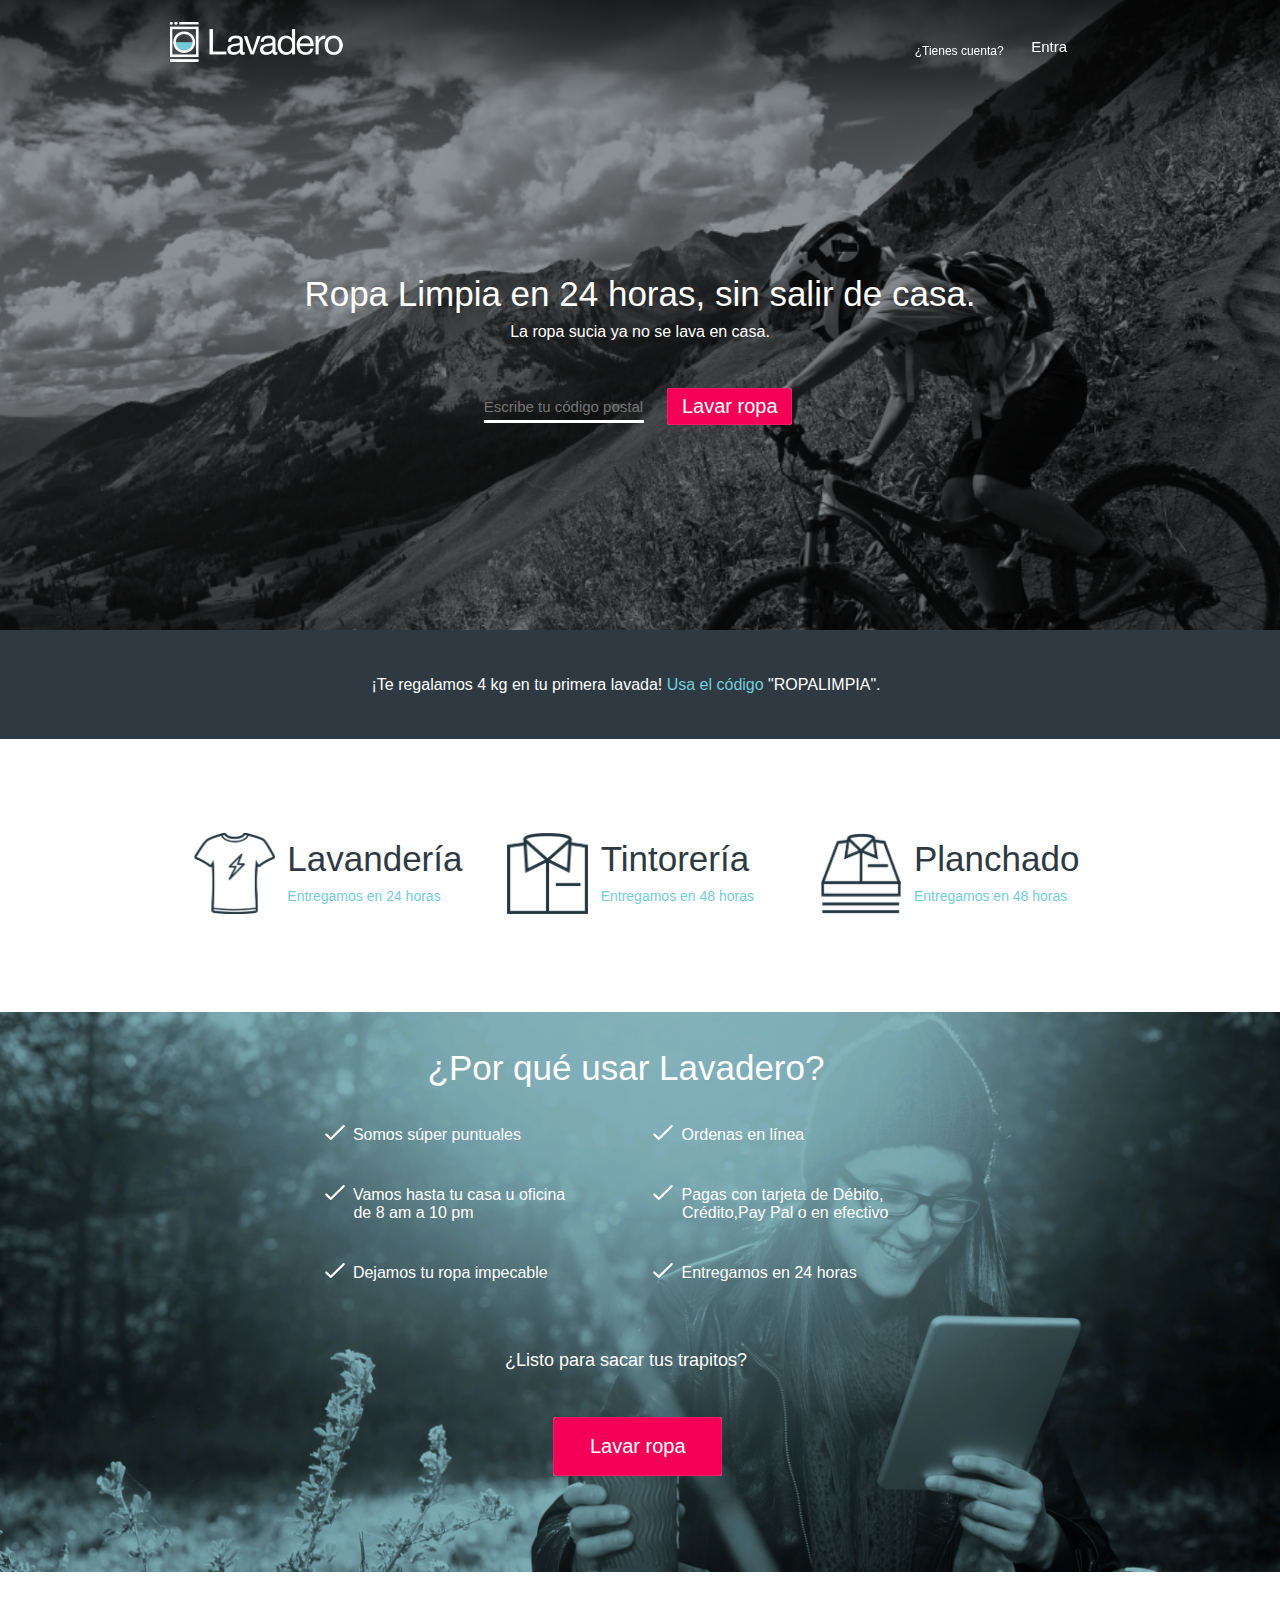
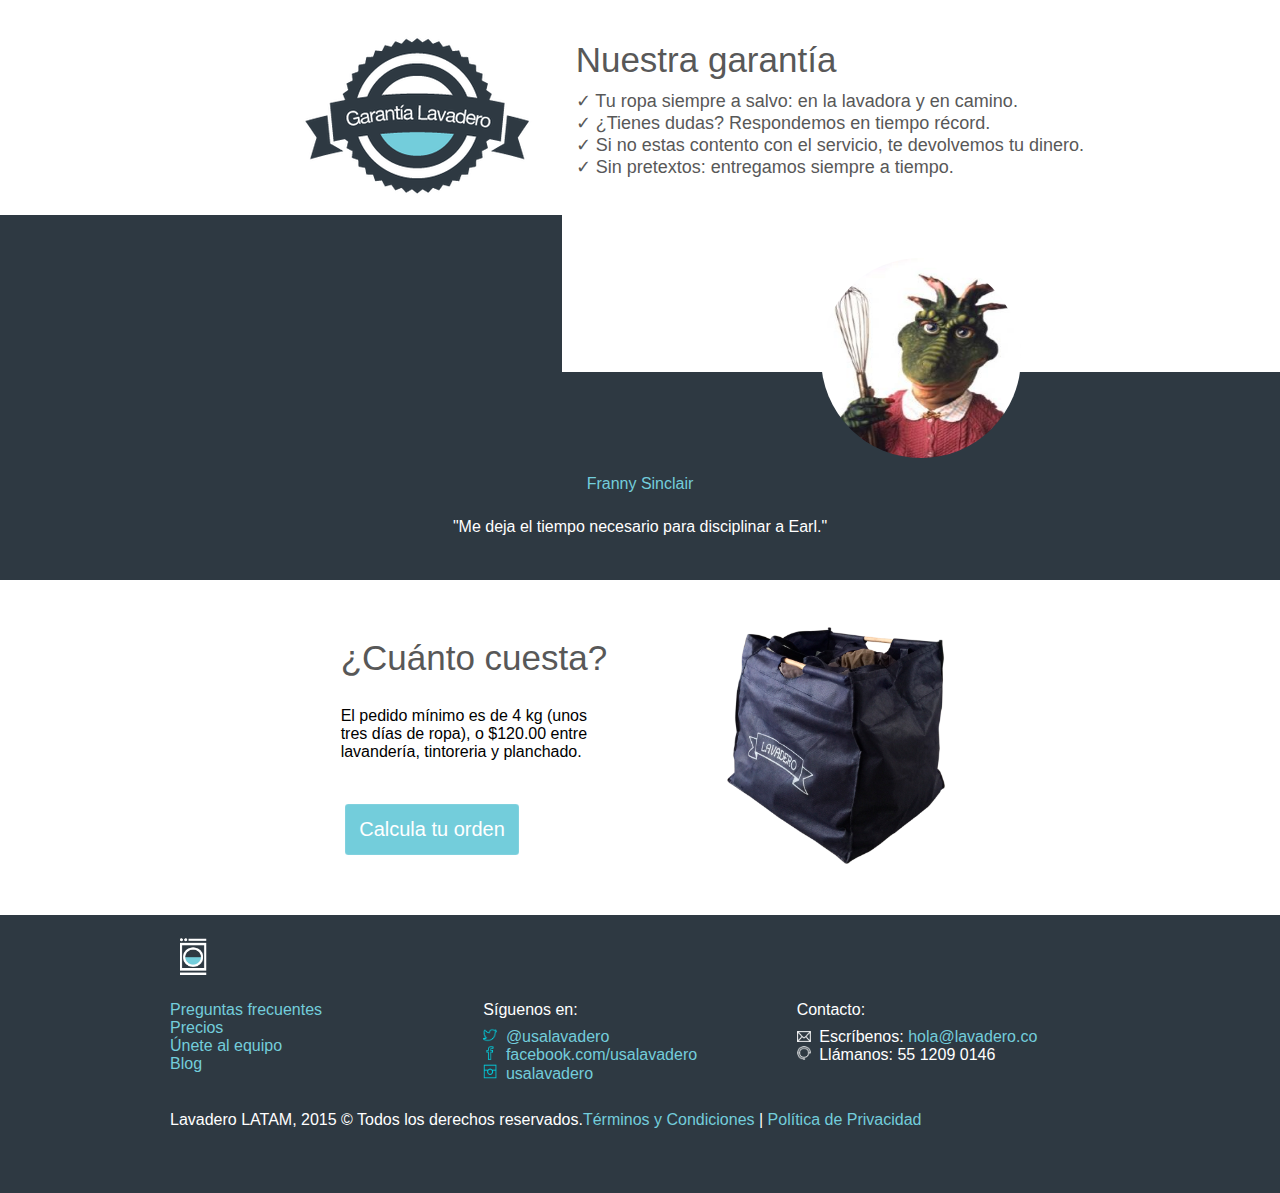
<file: portafolio/Lavadero/index.html>
<!DOCTYPE html>
<html>
<!--
   ___      __              __                          __                                     __     
   /  /     /\ \            /\ \                        /\ \__                __               /\ `\   
  /  /      \ \ \        __ \ \ \____   ___   _ __   __ \ \ ,_\   ___   _ __ /\_\     __       \ `\ `\ 
/<  <        \ \ \  __ /'__`\\ \ '__`\ / __`\/\`'__/'__`\\ \ \/  / __`\/\`'__\/\ \  /'__`\      `\ >  >
\ `\ `\       \ \ \L\ /\ \L\.\\ \ \L\ /\ \L\ \ \ \/\ \L\.\\ \ \_/\ \L\ \ \ \/ \ \ \/\ \L\.\_      /  / 
 `\ `\_|       \ \____\ \__/.\_\ \_,__\ \____/\ \_\ \__/.\_\ \__\ \____/\ \_\  \ \_\ \__/.\_\    /\_/  
   `\//         \/___/ \/__/\/_/\/___/ \/___/  \/_/\/__/\/_/\/__/\/___/  \/_/   \/_/\/__/\/_/    \//   
                                                                                                       
                                                                                                       
                                                                    ____                               
                                           /'\_/`\      /'\_/`\    /\  _`\                             
                                          /\      \    /\      \   \ \ \/\_\                           
                                          \ \ \__\ \   \ \ \__\ \   \ \ \/_/_                          
                                           \ \ \_/\ \   \ \ \_/\ \   \ \ \L\ \                         
                                            \ \_\\ \_\   \ \_\\ \_\   \ \____/                         
                                             \/_/ \/_/    \/_/ \/_/    \/___/                          
                                                                                   
-->
<head>
	<meta charset="utf-8">
	<!--Incluimos los metadatos que conocemos, aquellos que permiten a los motores de búsqueda de los navegadores darnos la página como los primeros resultados; fueron copiados directamente del original.-->
	<meta name="description" content="Lavadero te ofrece servicio de recolección y entrega a domicilio de lavandería y tintorería en DF, Ciudad de Mexico. Haz una orden y con un par de clicks desaparece tu ropa sucia.">
	<meta name="keywords" content="lavandería, tintorería, planchado, servicio a domicilio, DF, ciudad de mexico,">
	<meta property="og:site_name" content="Lavadero.mx - Servicio de lavandería y tintorería a domicilio en Ciudad de Mexico">
	<meta property="og:description" content="Lavadero te ofrece servicio de recolección y entrega a domicilio de lavandería y tintorería en DF, Ciudad de Mexico. Haz una orden y con un par de clicks desaparece tu ropa sucia.">
	<title>Lavadero.mx</title>
	<link rel="stylesheet" type="text/css" href="css/grid-system.css">
	<link rel="stylesheet" type="text/css" href="css/style.css">
	<link rel="icon" type="image/ico" href="favicon.ico">
</head>
<body>
	<header ><!--Barra transparente con logotipo y botón de Ordenar-->
		<div class="backgroundheader">
			<div class="container">
				<div class="row">
					<div class="col-6">
						<a href="#"><img class="logotype" src="img/logo.png"></a>
					</div>
					<div class="col-5">
						<p class="display">¿Tienes cuenta?</p>
					</div>
					<div class="col-1">
						<button class="orderbutton"><a href="#">Entra</a></button> <!--Botón "Ordena" Originalmente era un elemento de lista, pero lo estamos colocando como botón-->
					</div>
				</div>
			</div>	
		</div>
	</header>
	<section class="first"><!--Para facilitar la modificación de css; cada sección está marcada por un background diferente y se hace alusión a ello en el inicio y término de cada sección del css.-->
			<div class="container">	
					<div class="col-12">
						<h3>Ropa Limpia en 24 horas, sin salir de casa.</h3><!--Zona del primer texto e imagen del primer background-->
							<p>La ropa sucia ya no se lava en casa.</p>
					</div>
				<div class="row">
					<form class="col-7 form">
				           <input type='text' placeholder='Escribe tu código postal' required><!--Formulario; se le puede modificar el estilo con la clase form del css.-->
				 	</form>
					<div class="col-5 marginbutton">
						<button class="washbutton"><a href="#">Lavar ropa</a></button>
					</div>
				</div>
			</div>			
	</section>
	<section class="rownavy"><!--Corresponde al renglón azul oscuro justo debajo del primer background con fotografía-->
		<div class="container">
			<div class="row">
				<div class="col-12">
					<p class="mtb-5">¡Te regalamos 4 kg en tu primera lavada! <a class="font-blue" href="#">Usa el código</a> "ROPALIMPIA".</p>
				</div>
			</div>
		</div>
	</section>
	<section class="services"><!--En esta sección se localizan los servicios que ofrece lavadero; cada una de las animaciones intentó recrear un tipo de servicio; la zona de lavado gira como lavadora, la zona de tintorería es un lavado delicado y el planchado simula el movimiento de la plancha-->
		<div class="container">
			<div class="row mtb-10">
				<div class="col-1">
					<img class="stylegraf wash" src="img/graf1.png">
				</div>
				<div class="col-3">
					<div class="stylep">
						<p class="service">Lavandería</p>
						<p class="time">Entregamos en 24 horas</p>
					</div>
				</div>
				<div class="col-1">
					<img class="stylegraf drycleaner" src="img/graf2.png">
				</div>
				<div class="col-3">
					<div class="stylep">
						<p class="service">Tintorería</p>
						<p class="time">Entregamos en 48 horas</p>
					</div>
				</div>
				<div class="col-1">
					<img class="stylegraf iron" src="img/graf3.png">
				</div>
				<div class="col-3">
					<div class="stylep">
						<p class="service">Planchado</p>
						<p class="time">Entregamos en 48 horas</p>
					</div>
				</div>
			</div>
		</div>
	</section>
	<section class="second"><!--Segunda sección con background de fotografía-->
		<div class="container"><!--¿Por qué usar lavadero?-->	
			<div>
				<div class="row">
					<div class="col-12">
						<h3 class="zoomIt">¿Por qué usar Lavadero?</h3>
					</div>
				</div>
				<br>
				<div class="row">
					<div class="col-6">
						<ul class="m1">	
							<li class="zoomIt"><img src="img/paloma.png"><p>Somos súper puntuales</p></li>
							<li class="zoomIt"><img src="img/paloma.png"><p>Vamos hasta tu casa u oficina</p><br><p>de 8 am a 10 pm</p>
							</li>
							<li class="zoomIt"><img src="img/paloma.png"><p>Dejamos tu ropa impecable</p></li>
						</ul>
					</div>
					<div class="col-6">
						<ul class="m2">	
							<li class="zoomIt"><img src="img/paloma.png"><p>Ordenas en línea</p></li>
							<li class="zoomIt"><img src="img/paloma.png"><p>Pagas con tarjeta de Débito,</p><br><p>Crédito,Pay Pal o en efectivo</p></li>
							<li class="zoomIt"><img src="img/paloma.png"><p>Entregamos en 24 horas</p></li>
						</ul>
					</div>
				</div>
			</div>
			<div>	
				<div class="row"><!--Trapitos-->
					<div class="col-12">
						<h2 class="text-white zoomIt">¿Listo para sacar tus trapitos?</h2>
					</div>
				</div>	
				<div class="col-12 aling">	
					<button class="washbutton"><a class="font-size-20 text-white" href="#">Lavar ropa</a></button> 
				</div>				
	</section>		
	<section class="garanty"><!--Es la sección que tiene el sello de garantía en la página-->
		<div class="container">
			<div class="row mtb-5">
				<div class="col-5">
					<img class="ml-30 zoomIt" src="img/ga.png">
				</div>

				<div class="col-7">
					<h3 clas="zoomIt">Nuestra garantía</h3><!--Garantía-->
					<ul class="lchecked">
						<li>✓ Tu ropa siempre a salvo: en la lavadora y en camino.</li>
						<li>✓ ¿Tienes dudas? Respondemos en tiempo récord.</li>
						<li>✓ Si no estas contento con el servicio, te devolvemos tu dinero.</li>
						<li>✓ Sin pretextos: entregamos siempre a tiempo. </li>
					</ul>
				</div>
			</div>
		</div>
	</section>
	<section class="banner1"> <!--Banner automático con recomendaciones de los usuarios; consta de dos carruceles cincronizados en un mismo elemento con las mismas animaciones y clases-->
            <div class="slider1">
                <div class="slider-box">
                    <div class="slider-element">
                        <article class="element-one">
                            <img class="testimony" src="img/franny.jpg">
                        </article>
                    </div>
                    <div class="slider-element">
                        <article class="element-two">   
                            <img class="testimony" src="img/tony.jpg">        
                        </article>
                    </div>
                    <div class="slider-element">
                        <article class="element-trhee">
                            <img class="testimony" src="img/hannibal.jpg">
                        </article>                            
                    </div>
                </div>
            </div>
                <div class="slider2">    
                    <div class="slider-box">
                        <div class="slider-element">
                            <article class="element-one">
                                <p class="user">Franny Sinclair</p>
                                <p class="us">"Me deja el tiempo necesario para disciplinar a Earl."</p>
                            </article>
                        </div>
                        <div class="slider-element">
                            <article class="element-two">
                                <p class="user">Tony Stark Iron Man</p>
                                <p class="us">"El lugar perfecto para llevar mi armadura; queda reluciente y sin temor a que pierdan piezas."</p>
                            </article>
                        </div>
                        <div class="slider-element">
                            <article class="element-trhee">
                                <p class="user">Hannibal Lecter</p>
                                <p class="us">"Son capaces de borrar hasta las manchas más delatoras."</p>
                            </article>                            
                        </div>
                    </div>
                </div>              
    </section>      
	<section><!--Calcula tu orden.-->	
		<div class="container">
			<div class="row mtb-5">
				<div class="col-2"></div>
				<div class="col-4">
					<h3 class="zoomIt">¿Cuánto cuesta?</h3>
					<p class="mtb-10">El pedido mínimo es de 4 kg
					(unos<br> tres días de ropa), o
					$120.00 entre <br> lavandería, tintoreria y planchado.</p>
					<button class="washbutton2 washbutton blue">Calcula tu orden</button>
				</div>
				<div class="col-5">
					<img class="lastone ml-20 zoomIt" src="img/bolsa.png">
				</div>
			</div>
		</div>		
	</section>	
	<footer>
		<div class="container">
			<div class="row">
				<div class="col-12">
					<img src="img/testimonioblanco.png">
				</div>
			</div>
			<div class="row">
				<div class="col-4">
					<a class="block" href="#">Preguntas frecuentes</a>
					<a class="block" href="#">Precios</a>
					<a class="block" href="#">Únete al equipo</a>
					<a class="block" href="#">Blog</a>
				</div>
				<div class="col-4">
					<p>Síguenos en: 
					<div class="pad">	
						<li><img class="icons" src="img/Twitter.png"><p><a href="#">@usalavadero</a></li></p>
						<li><img class="icons" src="img/facebook.png"><p><a href="#">facebook.com/usalavadero</a></li></p>
						<li><img class="icons" src="img/instagram.png"><p><a href="#">usalavadero</a></li></p>
					</div>	
					</p>
				</div>
				<div class="col-4">
					<p>
						Contacto:
					<div class="pad">	
						<li><img class="icons" src="img/mail.png"><p>Escríbenos: </p><a href="#">hola@lavadero.co</a></li>
						<li class"mn" ><img class="icons" src="img/tel.png"><a href="#"><p>Llámanos: 55 1209 0146</p></a></li>
					</div>
				</div>
			</div>
			<div class="row">
				<div class="col-12 pad">
					<p class="copy">Lavadero LATAM, 2015 &#169 Todos los derechos reservados.<a class="copy font-blue" href="#">Términos y Condiciones</a> | <a class="copy font-blue" href="#">Política de Privacidad</a></p>
				</div>
			</div>
		</div>
	</footer>
</body>
</html>
</file>
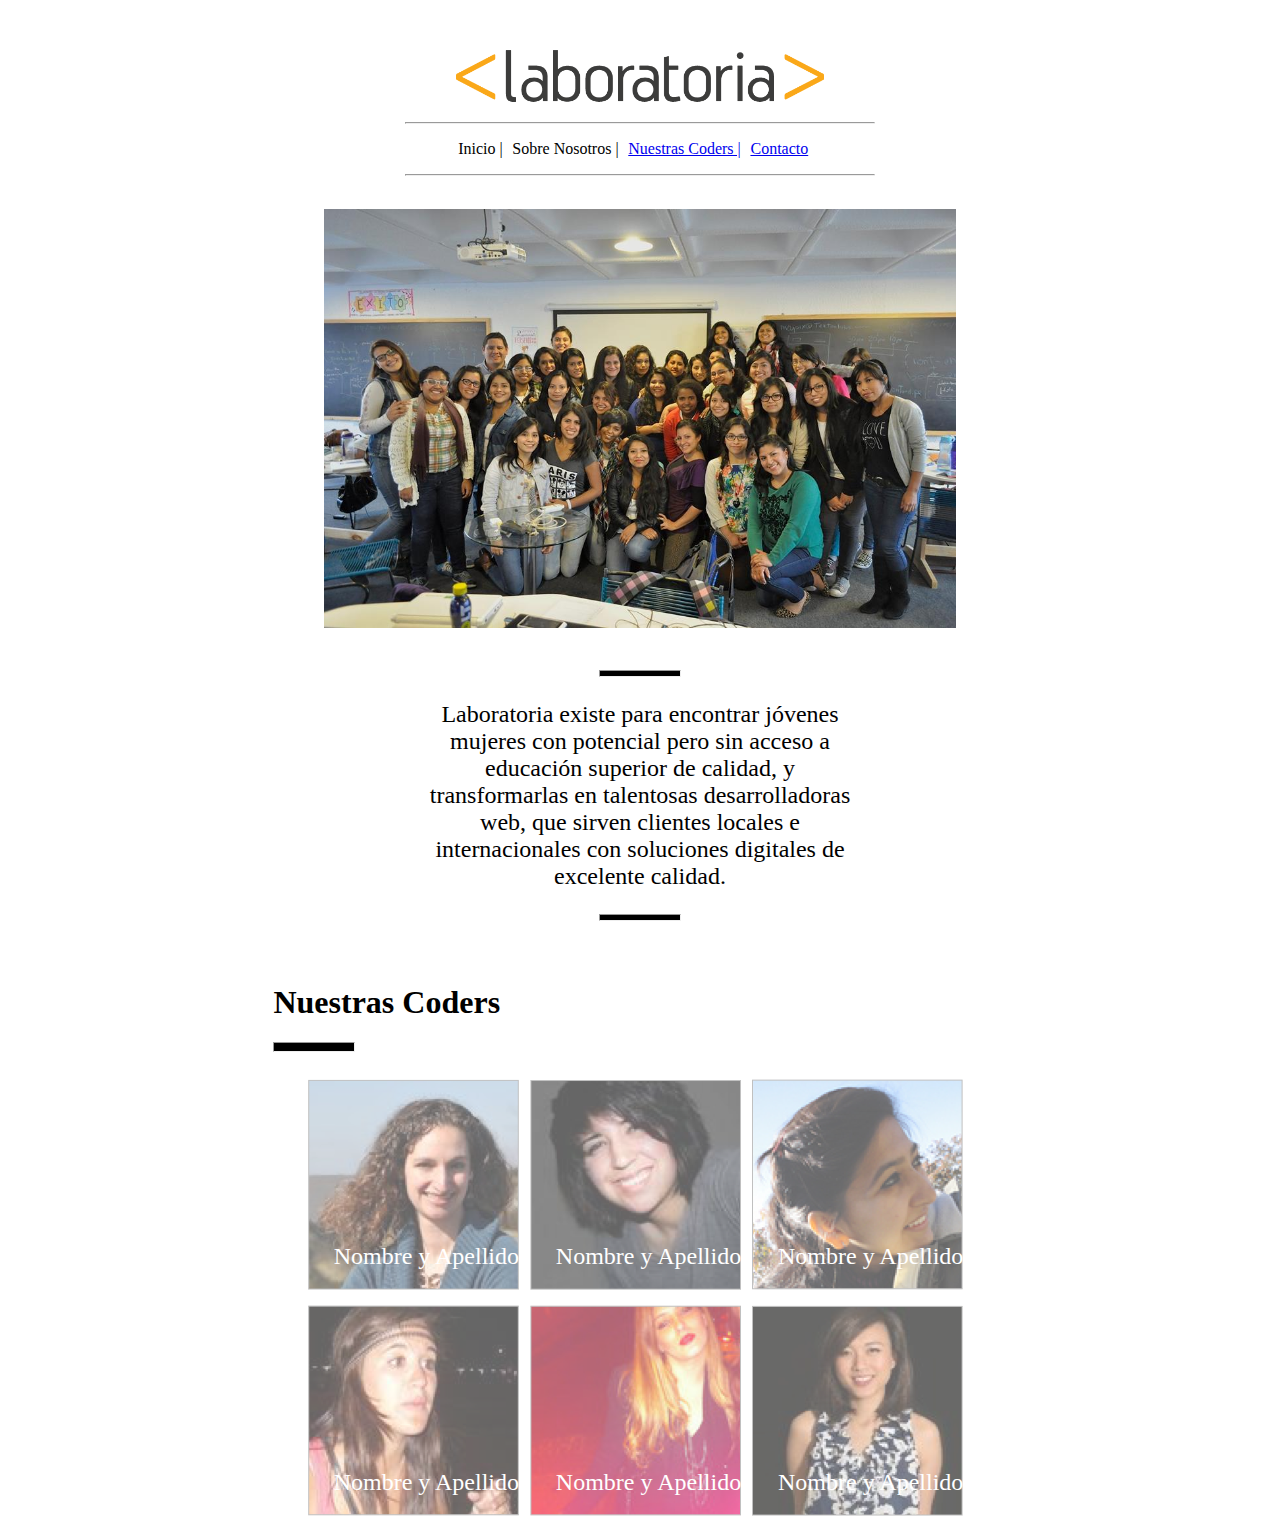
<file: portafolio/Layout/index.html>
<!DOCTYPE html>
<html>
	<head>
		<meta charset="UTF-8">
		<meta name="viewport" content="width=device-width, initial-scale=1.0">
		<meta name="author" content="Laboratoria"/>
		<link rel="stylesheet" type="text/css" href="css/main.css">
		<link rel="icon" type="image/png" href="favicon.png" /> 
		<meta name="keywords" content="coders,mujeres,superación,becas,trabajo" />
		<meta name="description" content="Soluciones web, formación de diseñadoras web,encontrar mejor trabajo" />
		<title>Layaout</title>
	</head>
	<body>
		<img class="logo" src="img/logo.png">
		<hr>
		<ul class="menu">
			<li>Inicio |</li>
			<li>Sobre Nosotros |</li>
			<li><a href="#Nuestras Coders"> Nuestras Coders |</a></li>
			<li><a href="index3.html">Contacto</a></li>
		</ul>
		<hr>
		<img class="gpo" src="img/grupal.jpg">
		<hr class="line">
		<p>Laboratoria existe para encontrar jóvenes<br>
		   mujeres con potencial pero sin acceso a<br>
           educación superior de calidad, y<br>
           transformarlas en talentosas desarrolladoras<br>
           web, que sirven clientes locales e<br>
           internacionales con soluciones digitales de<br>
           excelente calidad.</p>
		<hr class="line">
		<h1>Nuestras Coders</h1>
		<a name="Nuestras Coders"></a>
		<hr class="line one">
		<ul>
			<li><a href="index2.html">
					<img class="prof" src="img/profile-1.png">
				</a>
				<p class="na"> Nombre y Apellido</p> 
			</li>
			<li><img class="prof" src="img/profile-2.png"> 
				<p class="na"> Nombre y Apellido</p> 
			</li>
			<li><img class="prof" src="img/profile-3.png"> 
				<p class="na"> Nombre y Apellido </p> 
			</li>
			<li><img class="prof" src="img/profile-4.png"> 
				<p class="na"> Nombre y Apellido </p> 
			</li>
			<li><img class="prof" src="img/profile-5.png"> 
				<p class="na"> Nombre y Apellido </p> 
			</li>
			<li><img class="prof" src="img/profile-6.png"> 
				<p class="na"> Nombre y Apellido </p> 
			</li>
		</ul>
	</body>
</html>
</file>
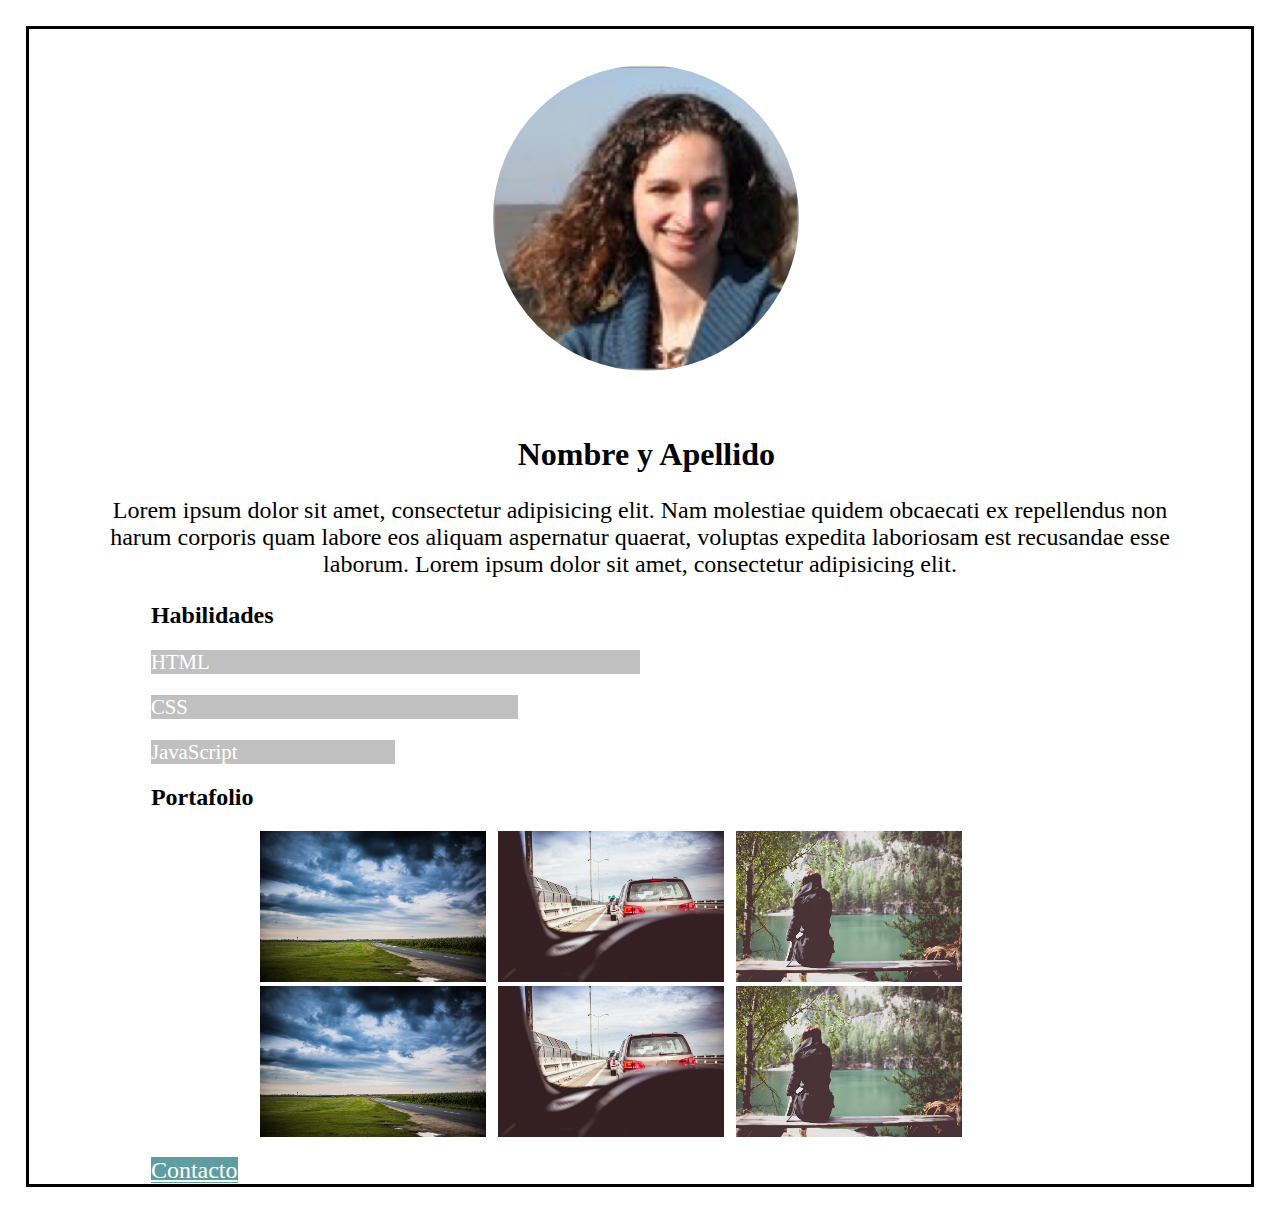
<file: portafolio/Layout/index2.html>
<!DOCTYPE html>
<html>
	<head>
		<meta charset="UTF-8">
		<meta name="viewport" content="width=device-width, initial-scale=1.0">
		<link rel="stylesheet" type="text/css" href="css/main.css">
		<link rel="icon" type="image/png" href="favicon.png" /> 
		<meta name="description" content="Nombre y Apellido, Coder, Desarrolladora Web" />
		<title>Nombre y Apellido</title>
	</head>
	<body class="two">
		<img class="name" src="img/profile-1.png">
		<h1 class="center";>Nombre y Apellido</h1>
		<p class="def">Lorem ipsum dolor sit amet, consectetur adipisicing elit. Nam molestiae quidem obcaecati ex repellendus non harum corporis quam labore eos aliquam aspernatur quaerat, voluptas expedita laboriosam est recusandae esse laborum. Lorem ipsum dolor sit amet, consectetur adipisicing elit.</p>
		<h2>Habilidades</h2>
		<p class="bar alfa">HTML</p>
		<p class="bar beta">CSS</p>
		<p class="bar gama">JavaScript</p>

		<h2>Portafolio</h2>
		<ul class="table">
			<li class="z">
				<img class="y"src="img/p5.jpg">
			</li>
			<li class="z">
				<img class="y"src="img/p6.jpg"> 
			</li>
			<li class="z">
				<img class="y" src="img/p8.jpg"> 
			</li>
			<li class="z">
				<img class="y"src="img/p5.jpg"> 
			</li>
			<li class="z">
				<img class="y" src="img/p6.jpg"> 
			</li>
			<li class="z">
				<img class="y" src="img/p8.jpg"> 
			</li>
		</Ul>
		<a class="ref" href="index3.html">Contacto</a>
	</body>
</file>
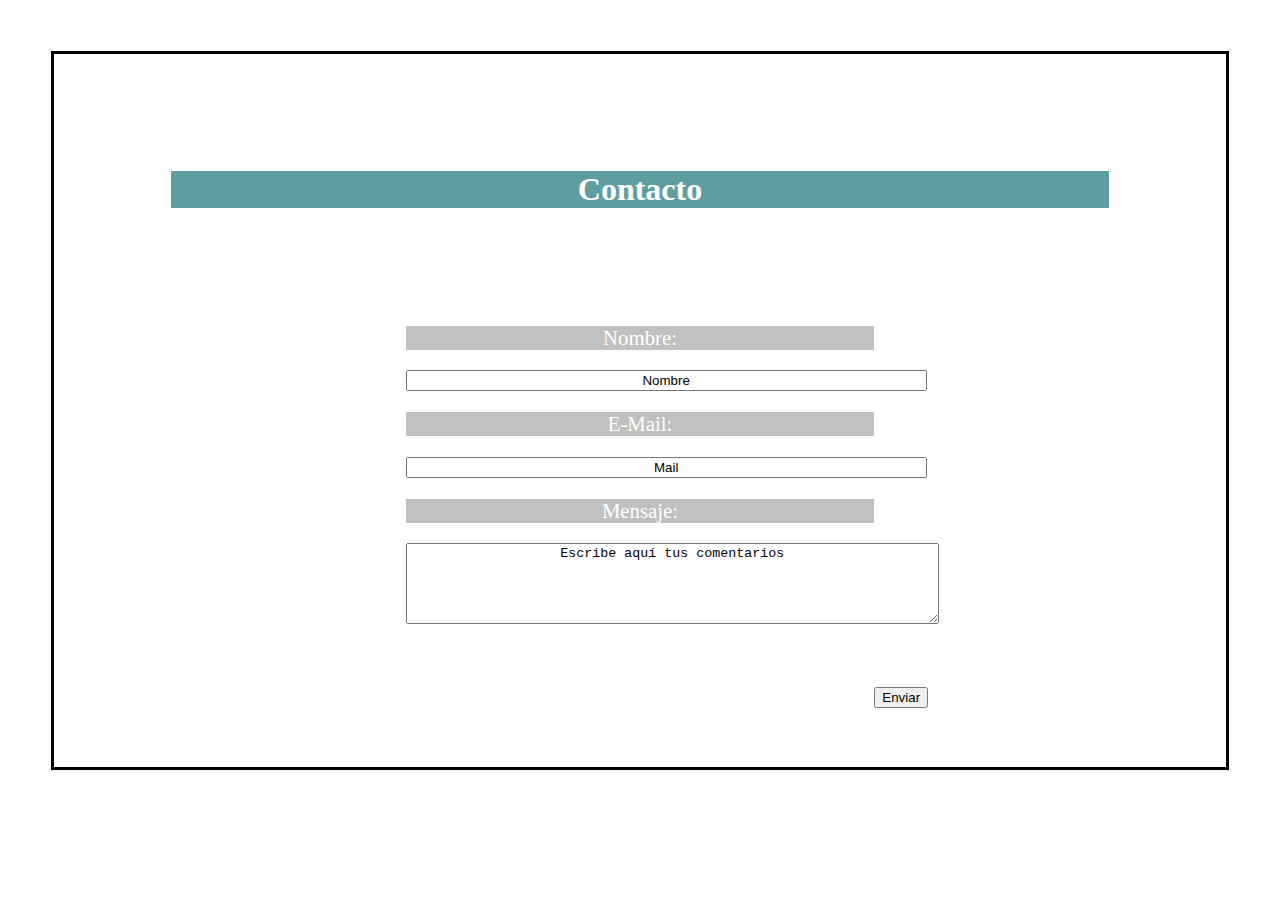
<file: portafolio/Layout/index3.html>
<!DOCTYPE html>
<html>
<head>

	<meta charset="UTF-8">
	<meta name="viewport" content="width=device-width, initial-scale=1.0">
	<link rel="stylesheet" type="text/css" href="css/main.css">
	<link rel="icon" type="image/png" href="favicon.png" /> 
	<title>Contacto</title>
</head>	
<body class="two three">
	<h1 class="contact">Contacto</h1>
	<p class="bar form">Nombre:</p>
	<input class="form" type="text" size="62" maxlength="30" value="Nombre" name="nombre">
	<p class="bar form">E-Mail:</p>
	<input class="form" type="text" size="62"value="Mail" name="mail">
	<p class="bar form">Mensaje:</p>
	<textarea class="form" name="comentarios" rows="5" cols="64">Escribe aquí tus comentarios</textarea>
	<button class="send" type="submit">Enviar</button>	
</body>
</html>
</file>
<file: portafolio/Lavadero/css/grid-system.css>
/* GLOBAL */
* {
  box-sizing: border-box;
  margin: 0;
  padding: 0;
 }

.text-center {
	text-align: center;
}

.text-right {
	text-align: right;
}

/* Grid system */

.container {
	width: 968px;
	padding-left: 14px; 
	padding-right: 14px;
	margin: 0px auto;
	position: relative;
}

.container-fluid {
	width: 100%;
}

.row {
	width: 100%;
	margin-left: -14px;
	margin-right: -14px;
}

.row:before, .row:after{
  content: " ";
  display: table;
}

.row:after {
  clear: both;
}

[class*="col-"] {
	min-height: 7px;
	padding: 0 14px;
	float: left;
}

.col-1 {
	/* (1 / 12) x 100 */
	width: 8.333333%;
} 

.col-2 {
	/* (2 / 12) x 100 */
	width: 16.666667%;
} 

.col-3 {
	/* (3 / 12) x 100 */
	width: 25%;
} 

.col-4 {
	/* (4 / 12) x 100 */
	width: 33.333333%;
}

.col-5 {
	/* (5 / 12) x 100 */
	width: 41.666667%;
}

.col-6 {
	/* (6 / 12) x 100 */
	width: 50%;
} 

.col-7 {
	/* (7 / 12) x 100 */
	width: 58.333333%;
}

.col-8 {
	/* (8 / 12) x 100 */
	width: 66.666667%;
}

.col-9 {
	/* (9 / 12) x 100 */
	width: 75%;
}

.col-10 {
	/* (10 / 12) x 100 */
	width: 83.333333%;
}

.col-11 {
	/* (11 / 12) x 100 */
	width: 91.666667%;
}

.col-12 {
	/* (12 / 12) x 100 */
	width: 100%;
}
</file>
<file: portafolio/Lavadero/css/style.css>
/*Estilos generales*/
*{
	font-family: Helvetica, Sans-Serif;
}
h3{
	font-size: 35px;
}
a{
	text-decoration: none;
	color:#fff;
}
.zoomIt{
-webkit-transition:-webkit-transform .5s ease-out;
-moz-transition:-moz-transform .5s ease-out;
-o-transition:-o-transform.5s ease-out;
-ms-transition:-ms-transform .5s ease-out;
transition:transform .5s ease-out;
}
.zoomIt:hover{
-moz-transform: scale(1.1);
-webkit-transform: scale(1.1);
-o-transform: scale(1.1);
-ms-transform: scale(1.1);
transform: scale(1.1)
}
.font-blue{
	color: #73cddb;
}
.mtb-10{
	margin: 10% 0;
}
.mtb-5{
	margin: 5% 0;
}
.ml-30{
	margin-left: 30%;
}
.ml-20{
	margin-left: 20%;
}
.text-white{
	color:#fff;
}
.text-center{
	text-align: center;
}
/*Inicia estilo header*/
.backgroundheader{
	background: linear-gradient(to top, rgba(000,0,0,0.0), rgba(000,0,0,0.7));
	width: 100%;
	position: fixed;
	z-index: 100;
}
.logotype{
	padding: 5% 0 10%;
}
/*Estilo para el botón del header "Ordenar*/
.orderbutton{
	font-size: 15px;
	background: none;
	border: none;
	float: right;
	padding: 8px 15px;
	margin: 60% 0 10%;
	position: relative;
	cursor: pointer;
}
.display{
	display: inline;
	color:#fff;
	float:right;
	font-size: 12px;
	margin-top:12%;
}
.orderbutton a{
	text-decoration: none;
	color: #fff;
}
.orderbutton:hover{
	border: 2px solid #fff;
	border-radius: 10%;
}
/*Termina estilo header*/
/*Estilo primera sección*/
.first{
	background-image: url("../img/FrontImageBike.png");
	background-size: cover;
	height: 630px;
	background-attachment: fixed;
	background-repeat: no-repeat;
	background-position: center;

}
.first h3{
	color:#fff;
	text-align: center;
	margin-top: 30%;
}
.first p{
	text-align: center;
	color: #fff;
	line-height: 1.5%;
}
/*Formulario*/
form{
	margin-top: 7%;
	margin-left: -4%;
}
.marginbutton{
	margin-top: 4%;
	margin-left: -2%;
}
.ml-10{
	margin-left: -5%;
}
input{
	border:none;
	width: 160px;
	color:gray;
	font-size: 15px;
	border-bottom: 3px solid #fff;
	padding-bottom: 1%;
	background-color: transparent;
}
.form{
	text-align: right;
}
/*Botón "Lavar ahora"*/
.washbutton {/*Las  animaciones del background del botón
funcionan sólo en Safari/Chrome */
   font: 20px Helvetica;
    border-style: none;
	background-color: #f50057;
	padding: 2% 4% 2%;
	margin:1.5%;
	margin-top: 5%;
    background-position: bottom left, top right, 0 0, 0 0;
    background-clip: border-box;
    -moz-box-shadow: 0 0 1px #fff inset;
    -webkit-box-shadow: 0 0 1px #fff inset;
    box-shadow: 0 0 1px #fff inset;
    cursor: pointer;
    -moz-border-radius: 3px;
	-webkit-border-radius: 3px;
    -webkit-transition: background-position 1s;
    -moz-transition: background-position 1s;
    transition: background-position 1s;
}
.washbutton:hover {
    background-position: top left;
    background-position: top left, bottom right, 0 0, 0 0;
}
.washbutton:active {
    bottom: -1px;
}
.washbutton {
    color: #fff !important;
    background-color: #f50057; 
}
.washbutton2 {
    background-color: #73cddb; 
    padding: 5%;
}
.washbutton2:hover {
    background-color: #f50057;
    background-image: url("../img/bubble.png"), url("../img/bubble.png"),
	-moz-radial-gradient(    center bottom, circle,
	rgba(245,0,87,1) 0,rgba(245,0,87,0) 100px),
	-moz-linear-gradient(#f50057, #f50057);
    background-image: url("../img/bubble.png"), url("../img/bubble.png"),
	-webkit-gradient(    radial, 50% 100%, 0, 50% 100%, 100,
	from(rgba(245,0,87,1)), to(rgba(245,0,87,0))),
	-webkit-gradient(linear, 0% 0%, 0% 100%, from(#f50057), to(#f50057));
}
.washbutton:hover {
    background-color: #73cddb;
    background-image: url("../img/bubble.png"), url("../img/bubble.png"),
	-moz-radial-gradient(    center bottom, circle,
	rgba(115,205,219,1) 0,rgba(115,205,219,0) 100px),
	-moz-linear-gradient(#73cddb, #73cddb);
    background-image: url("../img/bubble.png"), url("../img/bubble.png"),
	-webkit-gradient(    radial, 50% 100%, 0, 50% 100%, 100,
	from(rgba(115,205,219,1)), to(rgba(115,205,219,0))),
	-webkit-gradient(linear, 0% 0%, 0% 100%, from(#73cddb), to(#73cddb));
}
/*Termina estilo de washbutton*/
/*Termina el total de estilo de primera sección*/
/*Sección rownavy*/
.rownavy{
	background-color: #2E3942;
	margin-top: 0;
}
.rownavy p{
	color:#fff;
	text-align: center;
}
/*Termina sección rownavy*/
/*Inicia sección services*/
.stylegraf{
	width: 160%;
	margin-left: 10%;
	margin-left: 20%
}
.stylep{
	line-height: 1.5;
	padding-left: 25px;
}
.service{
	font-size: 35px;
	color:#2E3942;
}
.time{
	font-size: 14px;
	color:#73cddb;
}
.wash{
 	-webkit-transition: -webkit-transform 1s ease-out;
 	-moz-transition: -moz-transform 1s ease-out;
 	transition: transform 1s ease-out;
}
.wash:hover{
	-webkit-transform: rotate(720deg);
 	-moz-transform: rotate(720deg);
 	transform: rotate(720deg) infinite;
 	cursor: default;
 }
@-webkit-keyframes tiembla{
	0%  { -webkit-transform:rotateZ(-5deg); }
	50% { -webkit-transform:rotateZ( 0deg) scale(.8); }
	100%{ -webkit-transform:rotateZ( 5deg); }
}
.drycleaner:hover{
	-webkit-animation: tiembla 0.2s;
	animation-iteration-count: 5;
	cursor: default;
}
.iron:hover{
  -webkit-animation: 1s bote 5;
  cursor: default;
}

@-webkit-keyframes bote {
  20%, 50%, 80% {
    -webkit-transform: translateX(0);
  }

  40% {
    -webkit-transform: translateX(20px);
  }

  65% {
   -webkit-transform: translateX(20px);
  }
}
/*Termina seccion services*/
/*Inicia seccion second; segundo background de fotografía*/
.second{
	background-image:url("../img/chica-ipad-blue.jpg ");
	background-size: 100%;
	width: 100%;
	height:560px;
	
} 
.second h3{
	color:#fff;
	text-align: center;
}
h5{
	color:#fff;
	font-weight: lighter;
	font-size: 20pt;
	text-align: center;
	margin: 8%;

}
/*¿Porqué usar lavadero?*/
li img{
	width:20px;
}
.m1{
	margin-left: 35%;
	padding-right: 3%;
}
.m2{
	margin-right: 35%;
	padding-left:3%;
}
li br+p{
	padding-left: 7.5%;	
}
ul li{
	margin-bottom: 15%
}
li p{
	display: inline;
	color: #fff;
	margin-left: 3%;
	font-weight: lighter;
	font-size: 12pt;
}
.aling{
	text-align: center;
}

/*Termina ¿Porqué usar lavadero?*/
/*Inicia garanty*/
h2{
	text-align: center;
	margin-top: 3%;
	font-weight: lighter;
	font-size: 18px;
	color: #fff;
}
/*lista palomeada2*/
ul.lchecked li{
	margin: 0px;
	font-size: 18px
}
h3,li{
	color:#585858;
	font-weight: lighter;
}
li{
	list-style: none
}
h3{
	margin-top: 4%;
	margin-bottom: 2%;
}
/*Inicia sección del banner*/
.banner1{
    background-color:#2E3942;
}
.testimony{
    border-radius: 50%;
    width:200px;
    height:200px;
    margin-top: 15%;
}
.us{
    color:#fff;
    margin:5%;
    margin-bottom:5%;
    text-align: center;
}
.user{
    color: #73cddb;
    margin:10%;
    margin-top:20%;
    margin-bottom: 2%;
    text-align: center;
}
.slider-box {
    animation: autoSlider 20s infinite linear;
    transition: all 0.7s ease;
    height: 100%;
    width: 300%;
}
.slider1 {
    height: 20%; 
    margin:auto;
    overflow: hidden;
    text-align: left;
    background-color:#fff; 
    text-align: center;
    margin-top:-5%;
}
.slider2{
    height: 20%;
    margin:auto;
    margin-top: -7%;
    overflow: hidden;
    text-align: left;
    background-color:#2E3942; 
    text-align: center;
    color:#fff;
}

.element-trhee,
.element-two,
.element-one {
    max-height: 100%;
    width: 40%;
    margin: auto;
    background-color:transparent;
}

.slider-element {
    float: left;
    width: 33.333%;
}

@keyframes autoSlider {
    0% {
        margin-left: 0;
    }
    30% {
        margin-left: 0;
    }
    35% {
        margin-left: -100%;
    }
    65% {
        margin-left: -100%;
    }
    70% {
        margin-left: -200%;
    }
    95% {
        margin-left: -200%;
    }
    100% {
        margin-left: 0;
    }
}
/*Calcula tu orden e imagen de garantía.*/
div.col-4 img{
	margin: 5%;
	margin-top: 2%;
}
.r{
	text-align: right;
}
.banner{
	width: 200px;
	height: 200px;
	border:1px;
	border-color: red;
	border-radius: 50%;
	margin:auto;
	margin-top: 5%;
	background-size: 100% 100%;
	
}
/*Termina sección del banner*/
.text{
	background: #2e3942;
	color:#fff;
}
.lastone{
	width: 60%;
	height: auto;
}
/*Inicia footer*/
footer{

	background-color: #2E3942;
	padding-bottom: 5%;
	margin-top: 2%;
}
div.col-4 a{
	color: #73cddb;
}

footer p{
	color:#fff;
}
.copy{
	display: inline;
	text-align: left;
}

.pad{
	padding-top: 3%;
}
.icons{
	margin: 0px!important;
	padding: 0px!important;
	display: inline;
	width:14px;
	}

li a {
	display: inline;
}
div.col-12 img{
	width: 5%;
	margin-top: 2%;
	margin-bottom: 2%;
}
.block{
	display: block;
}
/*Termina footer*/
</file>
<file: portafolio/Layout/css/main.css>
.logo{
	max-width:30%;
	height:auto;
	margin-top:3%;
	margin-left:35%;
}
hr{
	max-width:37%;
	margin-top:1%;
}
ul{
	margin-left:20%;
	margin-right: 20%;	
}
.menu{
	margin-left: 32%;
}
li{ 
	list-style:none;
	position:relative;
	display:inline-block;
	text-align:center;
	font-style:bold;
	font-size: 1em;
	margin-left:1%; 
}
.gpo{
	max-width:50%;
	margin-top:2%;
	margin-bottom:2%;
	margin-left:25%;
}
p{
	text-align:center;
	font-size:1.5em;
}
h1{
	margin-top:5% ;
	margin-left:21%;
}
.prof{
	opacity:0.6;
	margin-top:5%; 
	margin-right:6%;
}
.na{
	color:#FFFFFF;
	position:absolute;
	right:0;
	bottom:0;
	z-index:1;
	margin-left:1%;
}
.line{
	background-color: black;
 	height:.3em;
    width:5em;
	background-color:#000000;
}
.one{
	height:.5em;
	margin-left:21%
}
.two{
	margin:2%;
	border-color:#FFFFFF;
	border-width:5em;
	border:solid;
}
.three{
	margin:4%;

}
.name{
	width:25%;
    height:25%;
    border-radius:50%;
    max-width:30%;
	height:auto;
	margin-left:38%;
	margin-top:3%;
    }
.center{
	margin-left:40%;
}
.def{
	margin-left:5%;
	margin-right:5%;
}
.table{
	margin-left:15%;

}
.z{
	display:inline;

}
.y{
	width:30%;
	height:25%;
}
h2{
	margin-left:10%;
}
.bar{
	background-color:#C0C0C0;
	margin-left:10%;
	text-align: left;
	font-size: 1.3em;
	color:#FFFFFF;
}
.alfa{
	width:40%;
}
.beta{
	width:30%;
}
.gama{
	width:20%;	
}
.ref{
	width:10%;
	text-align:center;
	font-size: 1.5em;
	background-color:#5F9EA0;
	color:#FFFFFF;
	margin-left:10%;
	margin-bottom:35%;
}
.contact{
	text-align: center;
	margin:10%;
	background-color:#5F9EA0;
	color:#FFFFFF; 
}
.send{
	margin-left:70%;
	margin-bottom:5%;
	margin-top: 5%;
}
.form{
	margin-left: 30%;
	margin-right:30%;
	text-align: center;
}
</file>
